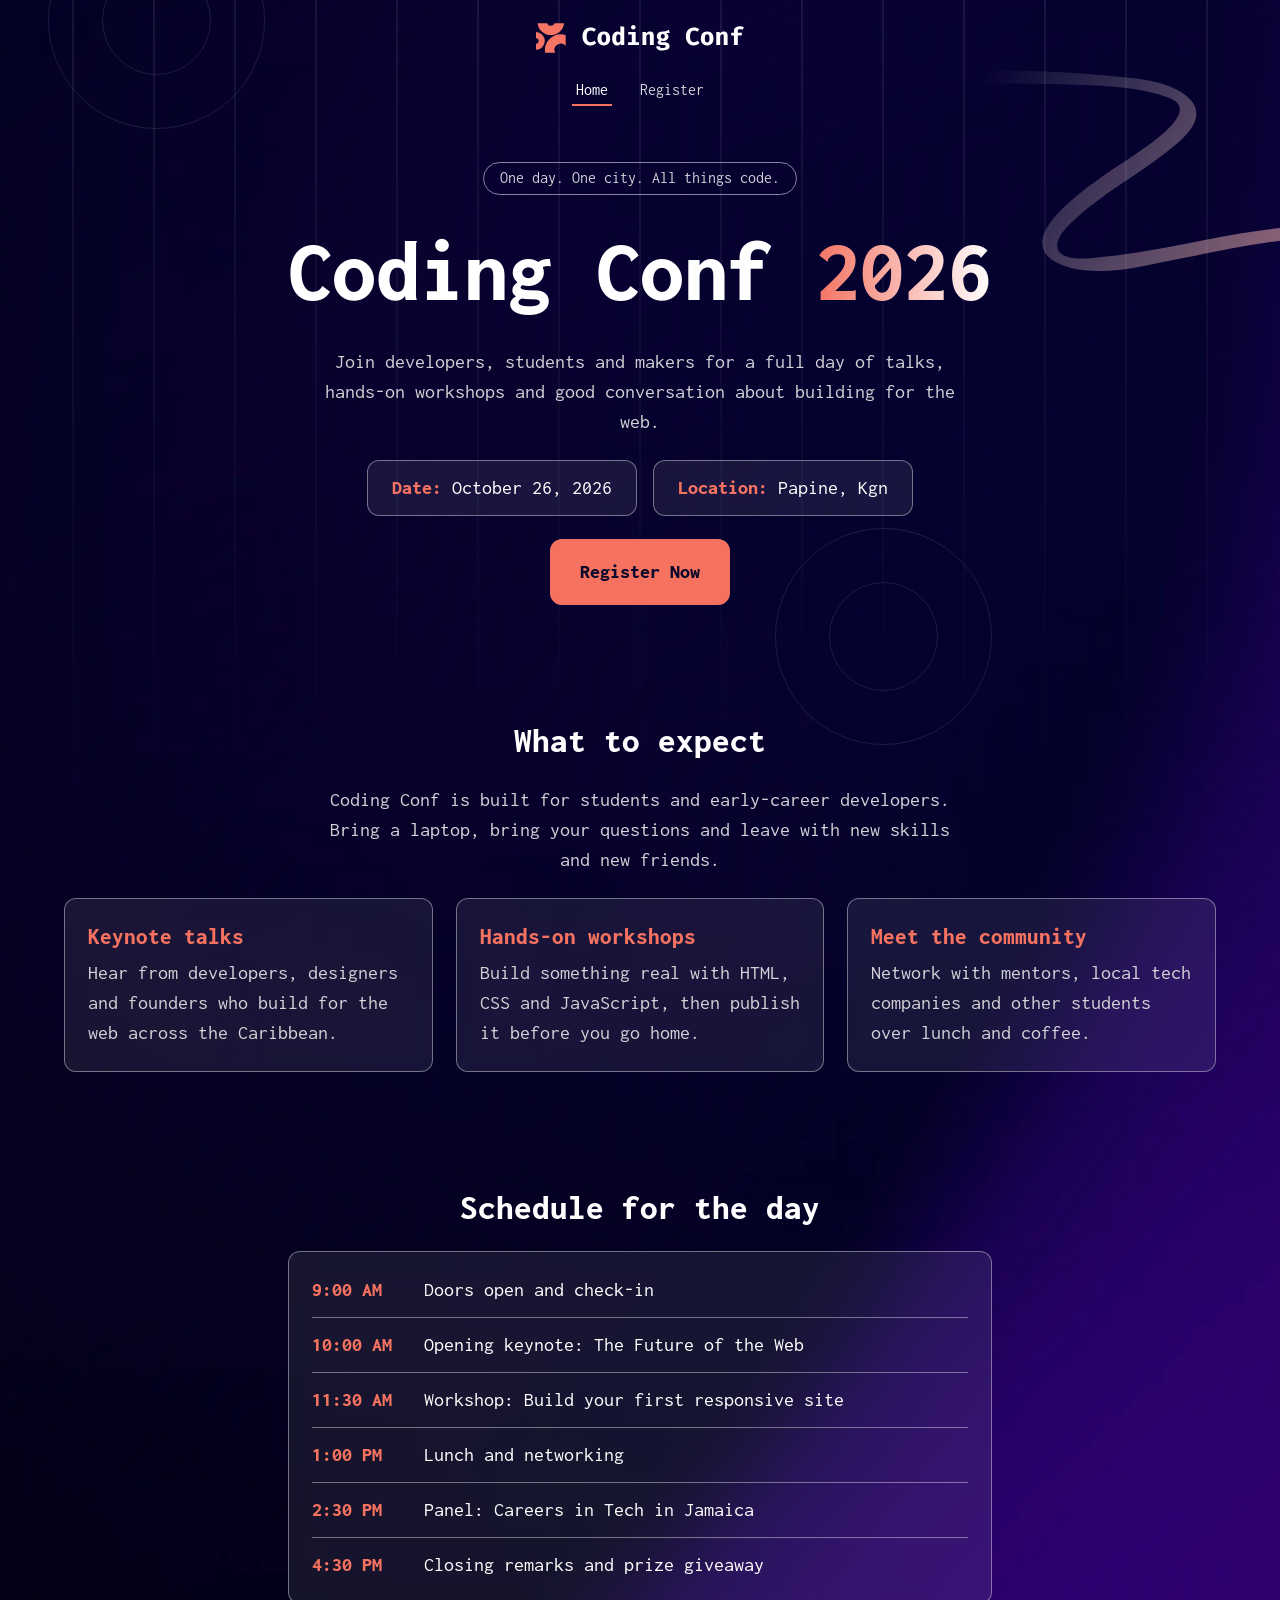
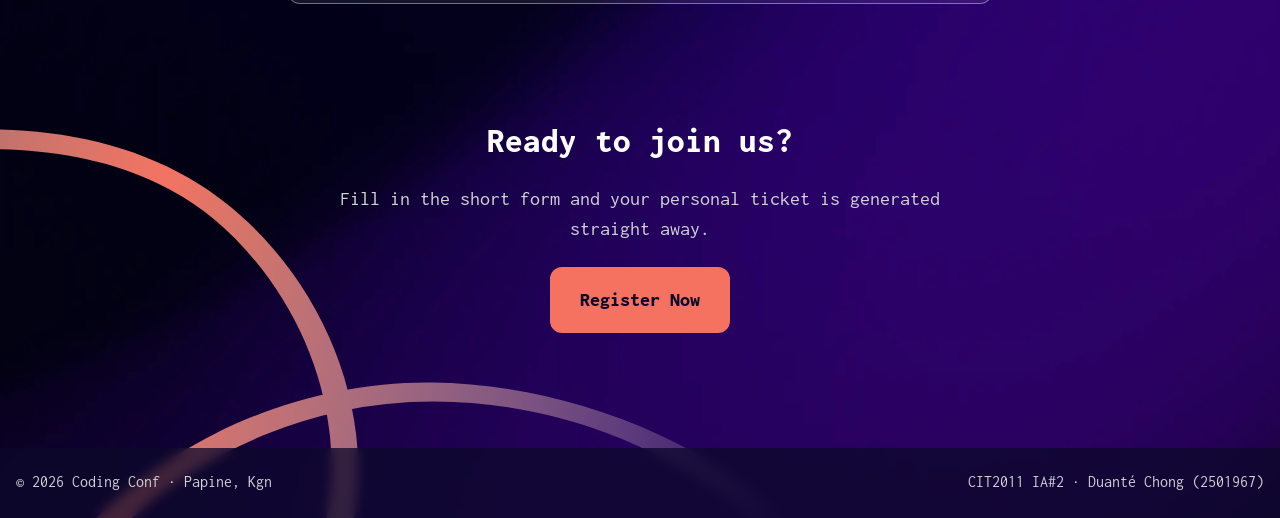
<file: index.html>
<!DOCTYPE html>
<html lang="en">

<head>
  <meta charset="UTF-8">
  <meta name="viewport" content="width=device-width, initial-scale=1.0">
  <meta name="description" content="Coding Conf 2026 is a one-day coding conference in Papine, Kingston with talks, workshops and networking. Register now.">
  <title>Coding Conf 2026 | Register Now</title>
  <link rel="icon" type="image/png" href="assets/images/favicon-32x32.png">

  <!-- Inconsolata font from the style guide -->
  <link rel="preconnect" href="https://fonts.googleapis.com">
  <link rel="preconnect" href="https://fonts.gstatic.com" crossorigin>
  <link href="https://fonts.googleapis.com/css2?family=Inconsolata:wght@400;500;700;800&display=swap" rel="stylesheet">

  <link rel="stylesheet" href="css/style.css">
</head>

<body>
  <a class="skip-link" href="#main">Skip to main content</a>

  <!-- Site header: logo and main navigation -->
  <header class="site-header">
    <a href="index.html">
      <img src="assets/images/logo-full.svg" alt="Coding Conf - home page" width="209" height="30">
    </a>
    <nav aria-label="Main navigation">
      <ul>
        <li><a href="index.html" aria-current="page">Home</a></li>
        <li><a href="login.html">Register</a></li>
      </ul>
    </nav>
  </header>

  <main id="main">

    <!-- Hero: event name, date, location and the Register Now link -->
    <section class="hero" aria-labelledby="hero-title">
      <p class="eyebrow">One day. One city. All things code.</p>
      <h1 id="hero-title">Coding Conf <span class="gradient-text">2026</span></h1>
      <p class="lead">
        Join developers, students and makers for a full day of talks, hands-on
        workshops and good conversation about building for the web.
      </p>

      <ul class="event-meta">
        <li class="glass"><span class="meta-label">Date:</span> <time datetime="2026-10-26">October 26, 2026</time></li>
        <li class="glass"><span class="meta-label">Location:</span> Papine, Kgn</li>
      </ul>

      <a class="button" href="login.html">Register Now</a>
    </section>

    <!-- Overview: what attendees can expect -->
    <section class="overview" aria-labelledby="overview-title">
      <h2 id="overview-title">What to expect</h2>
      <p class="section-text">
        Coding Conf is built for students and early-career developers. Bring a
        laptop, bring your questions and leave with new skills and new friends.
      </p>

      <ul class="cards">
        <li class="card glass">
          <h3>Keynote talks</h3>
          <p>Hear from developers, designers and founders who build for the web across the Caribbean.</p>
        </li>
        <li class="card glass">
          <h3>Hands-on workshops</h3>
          <p>Build something real with HTML, CSS and JavaScript, then publish it before you go home.</p>
        </li>
        <li class="card glass">
          <h3>Meet the community</h3>
          <p>Network with mentors, local tech companies and other students over lunch and coffee.</p>
        </li>
      </ul>
    </section>

    <!-- Schedule: the plan for the day -->
    <section class="schedule" aria-labelledby="schedule-title">
      <h2 id="schedule-title">Schedule for the day</h2>

      <ol class="schedule-list glass">
        <li><span class="time">9:00 AM</span> Doors open and check-in</li>
        <li><span class="time">10:00 AM</span> Opening keynote: The Future of the Web</li>
        <li><span class="time">11:30 AM</span> Workshop: Build your first responsive site</li>
        <li><span class="time">1:00 PM</span> Lunch and networking</li>
        <li><span class="time">2:30 PM</span> Panel: Careers in Tech in Jamaica</li>
        <li><span class="time">4:30 PM</span> Closing remarks and prize giveaway</li>
      </ol>
    </section>

    <!-- Second call to action at the bottom of the page -->
    <section class="cta" aria-labelledby="cta-title">
      <h2 id="cta-title">Ready to join us?</h2>
      <p class="section-text">Fill in the short form and your personal ticket is generated straight away.</p>
      <a class="button" href="login.html">Register Now</a>
    </section>

  </main>

  <!-- Site footer: the two paragraphs are floated left and right on wider screens -->
  <footer class="site-footer">
    <p class="footer-left">&copy; 2026 Coding Conf &middot; Papine, Kgn</p>
    <p class="footer-right">CIT2011 IA#2 &middot; Duanté Chong (2501967)</p>
  </footer>
</body>

</html>
</file>
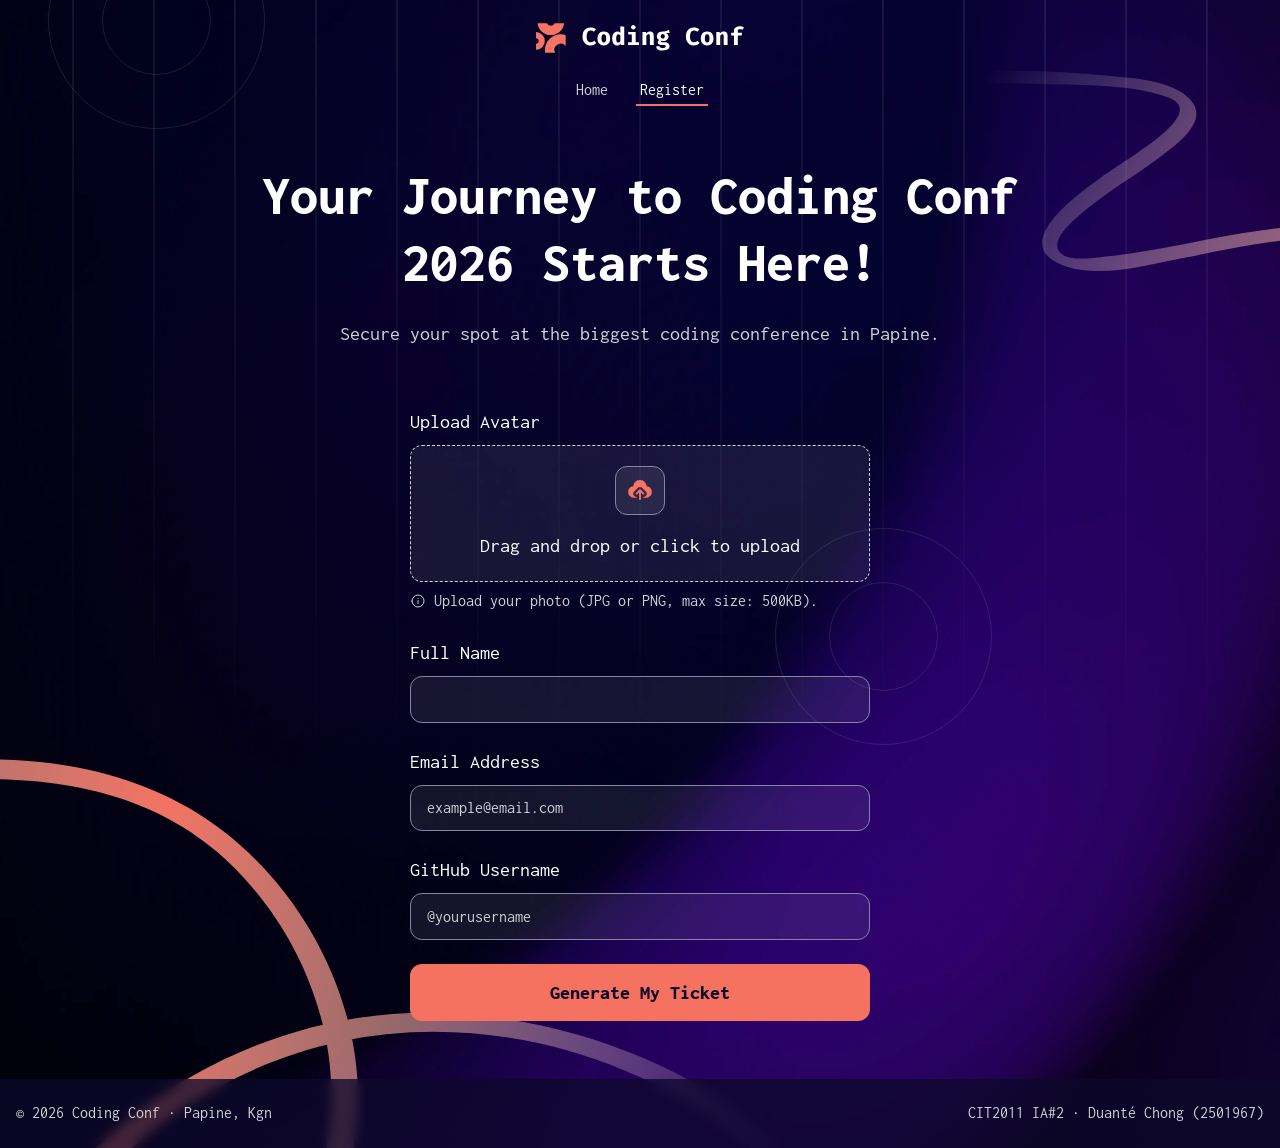
<file: login.html>
<!DOCTYPE html>
<html lang="en">

<head>
  <meta charset="UTF-8">
  <meta name="viewport" content="width=device-width, initial-scale=1.0">
  <meta name="description" content="Register for Coding Conf 2026 and generate your personal conference ticket.">
  <title>Register | Coding Conf 2026</title>
  <link rel="icon" type="image/png" href="assets/images/favicon-32x32.png">

  <!-- Inconsolata font from the style guide -->
  <link rel="preconnect" href="https://fonts.googleapis.com">
  <link rel="preconnect" href="https://fonts.gstatic.com" crossorigin>
  <link href="https://fonts.googleapis.com/css2?family=Inconsolata:wght@400;500;700;800&display=swap" rel="stylesheet">

  <link rel="stylesheet" href="css/style.css">
</head>

<body>
  <a class="skip-link" href="#main">Skip to main content</a>

  <!-- Site header: logo and main navigation -->
  <header class="site-header">
    <a href="index.html">
      <img src="assets/images/logo-full.svg" alt="Coding Conf - home page" width="209" height="30">
    </a>
    <nav aria-label="Main navigation">
      <ul>
        <li><a href="index.html">Home</a></li>
        <li><a href="login.html" aria-current="page">Register</a></li>
      </ul>
    </nav>
  </header>

  <main id="main">

    <!-- Page heading -->
    <section class="page-intro" aria-labelledby="form-title">
      <h1 id="form-title">Your Journey to Coding Conf 2026 Starts Here!</h1>
      <p>Secure your spot at the biggest coding conference in Papine.</p>
    </section>

    <!-- Registration form: novalidate because validation.js checks the fields -->
    <section aria-label="Registration form">
      <form id="ticket-form" class="form" novalidate>

        <!-- Avatar upload: the real file input sits invisibly on top of the box -->
        <div class="field">
          <label for="avatar">Upload Avatar</label>

          <div class="dropzone" id="dropzone">
            <input class="dropzone-input" type="file" id="avatar" name="avatar"
              accept="image/png, image/jpeg" aria-describedby="avatar-hint avatar-error">

            <!-- Shown before a photo is chosen -->
            <div class="dropzone-content" id="dropzone-prompt">
              <span class="dropzone-icon">
                <img src="assets/images/icon-upload.svg" alt="" width="30" height="30">
              </span>
              <span>Drag and drop or click to upload</span>
            </div>

            <!-- Shown after a valid photo is chosen -->
            <div class="dropzone-content" id="dropzone-preview" hidden>
              <img class="avatar-preview" id="avatar-preview" src="assets/images/image-avatar.jpg"
                alt="Preview of your uploaded photo" width="50" height="50">
              <div class="dropzone-buttons">
                <button type="button" id="remove-avatar">Remove image</button>
                <button type="button" id="change-avatar">Change image</button>
              </div>
            </div>
          </div>

          <p class="hint" id="avatar-hint">Upload your photo (JPG or PNG, max size: 500KB).</p>
          <p class="error" id="avatar-error" aria-live="polite" hidden></p>
        </div>

        <div class="field">
          <label for="fullname">Full Name</label>
          <input type="text" id="fullname" name="fullname" autocomplete="name" maxlength="60"
            required aria-describedby="fullname-error">
          <p class="error" id="fullname-error" aria-live="polite" hidden></p>
        </div>

        <div class="field">
          <label for="email">Email Address</label>
          <input type="email" id="email" name="email" placeholder="example@email.com"
            autocomplete="email" maxlength="100" required aria-describedby="email-error">
          <p class="error" id="email-error" aria-live="polite" hidden></p>
        </div>

        <div class="field">
          <label for="github">GitHub Username</label>
          <input type="text" id="github" name="github" placeholder="@yourusername"
            autocomplete="off" spellcheck="false" maxlength="40" required aria-describedby="github-error">
          <p class="error" id="github-error" aria-live="polite" hidden></p>
        </div>

        <button class="button" type="submit">Generate My Ticket</button>

      </form>
    </section>

  </main>

  <!-- Site footer: the two paragraphs are floated left and right on wider screens -->
  <footer class="site-footer">
    <p class="footer-left">&copy; 2026 Coding Conf &middot; Papine, Kgn</p>
    <p class="footer-right">CIT2011 IA#2 &middot; Duanté Chong (2501967)</p>
  </footer>

  <script src="js/validation.js"></script>
</body>

</html>
</file>
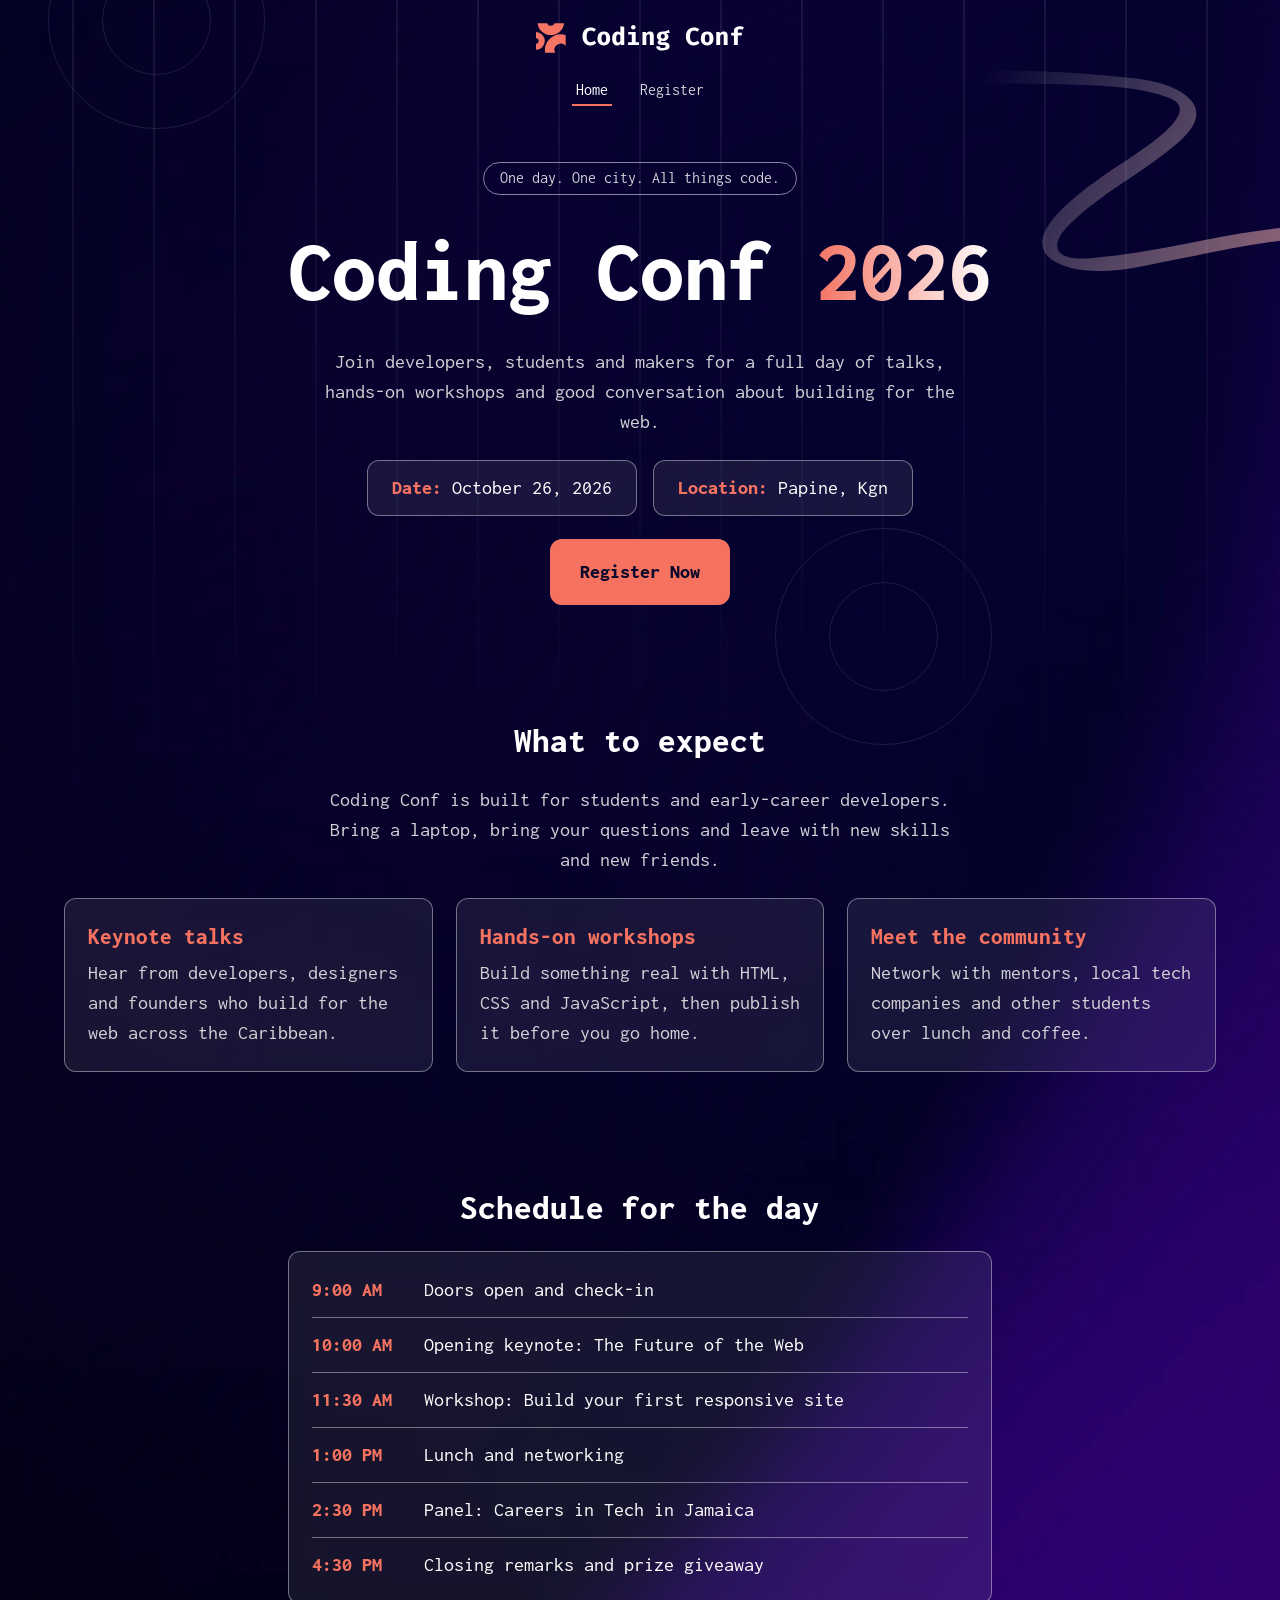
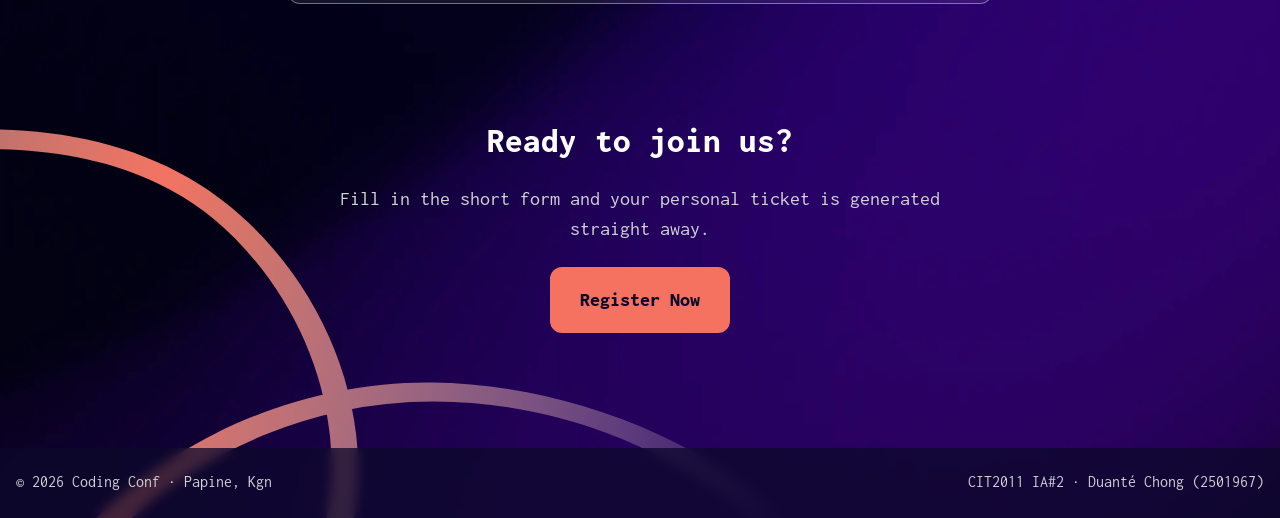
<file: ticket.html>
<!DOCTYPE html>
<html lang="en">

<head>
  <meta charset="UTF-8">
  <meta name="viewport" content="width=device-width, initial-scale=1.0">
  <meta name="description" content="Your personal Coding Conf 2026 conference ticket.">
  <title>Your Ticket | Coding Conf 2026</title>
  <link rel="icon" type="image/png" href="assets/images/favicon-32x32.png">

  <!-- Inconsolata font from the style guide -->
  <link rel="preconnect" href="https://fonts.googleapis.com">
  <link rel="preconnect" href="https://fonts.gstatic.com" crossorigin>
  <link href="https://fonts.googleapis.com/css2?family=Inconsolata:wght@400;500;700;800&display=swap" rel="stylesheet">

  <link rel="stylesheet" href="css/style.css">
</head>

<body>
  <a class="skip-link" href="#main">Skip to main content</a>

  <!-- Site header: logo and main navigation -->
  <header class="site-header">
    <a href="index.html">
      <img src="assets/images/logo-full.svg" alt="Coding Conf - home page" width="209" height="30">
    </a>
    <nav aria-label="Main navigation">
      <ul>
        <li><a href="index.html">Home</a></li>
        <li><a href="login.html">Register</a></li>
      </ul>
    </nav>
  </header>

  <main id="main">

    <!-- Success message: the empty spans are filled in by ticket.js -->
    <section class="ticket-banner" aria-labelledby="ticket-title">
      <h1 id="ticket-title">Congrats, <span class="gradient-text" id="banner-name"></span>! Your ticket is ready.</h1>
      <p>
        We've emailed your ticket to <span class="highlight" id="banner-email"></span>
        and will send updates in the run up to the event.
      </p>
    </section>

    <!-- The ticket: glass card with logo, event details, attendee and serial number -->
    <section class="ticket-section" aria-label="Your conference ticket">
      <article class="ticket glass">
        <h2 class="visually-hidden">Coding Conf 2026 ticket</h2>

        <div class="ticket-main">
          <div>
            <img class="ticket-logo" src="assets/images/logo-full.svg" alt="Coding Conf" width="209" height="30">
            <p class="ticket-meta"><time datetime="2026-10-26">Oct 26, 2026</time> / Papine, Kgn</p>
          </div>

          <div class="attendee">
            <img class="attendee-photo" id="ticket-avatar" src="assets/images/image-avatar.jpg"
              alt="Profile photo of the attendee" width="80" height="80">
            <div>
              <p class="attendee-name" id="ticket-name"></p>
              <a class="github-link" id="ticket-github" href="https://github.com/" target="_blank" rel="noopener">
                <img src="assets/images/icon-github.svg" alt="" width="22" height="23">
                <span id="ticket-handle"></span>
              </a>
            </div>
          </div>
        </div>

        <p class="ticket-number">
          <span class="visually-hidden">Ticket number: </span><span id="ticket-number"></span>
        </p>

      </article>

      <div class="actions">
        <button class="button button-outline" type="button" id="start-over">Register another ticket</button>
      </div>
    </section>

  </main>

  <!-- Site footer: the two paragraphs are floated left and right on wider screens -->
  <footer class="site-footer">
    <p class="footer-left">&copy; 2026 Coding Conf &middot; Papine, Kgn</p>
    <p class="footer-right">CIT2011 IA#2 &middot; Duanté Chong (2501967)</p>
  </footer>

  <script src="js/ticket.js"></script>
</body>

</html>
</file>
<file: css/style.css>
/* ==========================================================
   style.css - Coding Conf (CIT2011 IA#2)
   Author: Duanté Chong (2501967)

   Contents
     1. Custom properties (variables)
     2. Base styles
     3. Layout: skip link, header, main, footer
     4. Buttons
     5. Glass effect
     6. Landing page (index.html)
     7. Registration form (login.html)
     8. Ticket page (ticket.html)
     9. Animations
    10. Responsive breakpoints (mobile first)
   ========================================================== */


/* ---------- 1. CUSTOM PROPERTIES ---------- */
:root {
  /* Colours from the style guide */
  --neutral-0: hsl(0, 0%, 100%);
  --neutral-300: hsl(252, 6%, 83%);
  --neutral-500: hsl(245, 15%, 58%);
  --neutral-700: hsl(245, 19%, 35%);
  --neutral-900: hsl(248, 70%, 10%);
  --orange-500: hsl(7, 88%, 67%);
  --orange-700: hsl(7, 71%, 60%);
  --text-gradient: linear-gradient(90deg, hsl(7, 86%, 67%), hsl(0, 0%, 100%));

  /* Glass effect colours */
  --glass-fill: hsla(0, 0%, 100%, 0.08);
  --glass-fill-hover: hsla(0, 0%, 100%, 0.2);
  --glass-border: hsla(0, 0%, 100%, 0.4);

  /* Font and fluid font sizes (clamp = smallest, preferred, largest) */
  --font-main: "Inconsolata", "Courier New", monospace;
  --text-body: clamp(1.125rem, 1.05rem + 0.3vw, 1.25rem);
  --text-small: clamp(0.875rem, 0.82rem + 0.2vw, 1rem);
  --text-title: clamp(1.75rem, 1rem + 3.2vw, 3.5rem);
  --text-heading: clamp(1.5rem, 1.2rem + 1.2vw, 2.25rem);

  /* Spacing, shape and speed */
  --space-m: clamp(1rem, 0.8rem + 0.8vw, 1.5rem);
  --space-l: clamp(2rem, 1.2rem + 3vw, 4rem);
  --radius: 0.75rem;
  --speed: 0.25s;

  /* Background images (swapped at the breakpoints in section 10) */
  --bg-photo: url("../assets/images/background-mobile.png");
  --bg-squiggle: url("../assets/images/pattern-squiggly-line-bottom-mobile-tablet.svg");
}


/* ---------- 2. BASE STYLES ---------- */
* {
  box-sizing: border-box;
}

body {
  display: flex;
  flex-direction: column;
  min-height: 100vh;
  margin: 0;
  font-family: var(--font-main);
  font-size: var(--text-body);
  line-height: 1.5;
  color: var(--neutral-0);
  background-color: var(--neutral-900);

  /* Six layers: two circles, top squiggle, bottom squiggle, lines, photo */
  background-image:
    url("../assets/images/pattern-circle.svg"),
    url("../assets/images/pattern-circle.svg"),
    url("../assets/images/pattern-squiggly-line-top.svg"),
    var(--bg-squiggle),
    url("../assets/images/pattern-lines.svg"),
    var(--bg-photo);
  background-repeat: no-repeat;
  background-position:
    left -4rem top -5rem,
    right -6rem top 36rem,
    right -9rem top 1rem,
    left -2rem bottom,
    center top,
    center top;

  /* The curves are drawn smaller on phones so they do not cover the text */
  background-size: auto, auto, 16rem auto, 15rem auto, auto, cover;
}

/* :is() lets one rule style several elements, :where() keeps the specificity at zero */
:is(h1, h2, h3, p) {
  margin: 0;
}

:is(h1, h2, h3) {
  font-weight: 800;
  line-height: 1.2;
}

:where(ul, ol) {
  margin: 0;
  padding: 0;
  list-style: none;
}

h1 {
  font-size: var(--text-title);
}

h2 {
  font-size: var(--text-heading);
}

img {
  max-width: 100%;
  height: auto;
}

a {
  color: inherit;
}

/* Visible keyboard focus for every interactive element */
:is(a, button, input):focus {
  outline: 3px solid var(--neutral-0);
  outline-offset: 3px;
}

/* Gradient text from the style guide */
.gradient-text {
  color: var(--orange-500);
  background: var(--text-gradient);
  -webkit-background-clip: text;
  background-clip: text;
  -webkit-text-fill-color: transparent;
}

.highlight {
  color: var(--orange-500);
}

/* Text for screen readers only */
.visually-hidden {
  position: absolute;
  width: 1px;
  height: 1px;
  margin: -1px;
  overflow: hidden;
  clip: rect(0, 0, 0, 0);
  white-space: nowrap;
}


/* ---------- 3. LAYOUT ---------- */

/* Skip link: sits above the page until it gets keyboard focus */
.skip-link {
  position: absolute;
  top: -4rem;
  left: 1rem;
  z-index: 10;
  padding: 0.5rem 1rem;
  color: var(--neutral-900);
  background: var(--neutral-0);
  border-radius: 0.5rem;
}

.skip-link:focus {
  top: 1rem;
}

.site-header {
  display: flex;
  flex-direction: column;
  align-items: center;
  gap: 0.75rem;
  padding: var(--space-m) 1rem 0;
}

.site-header nav ul {
  display: flex;
  gap: 1.5rem;
}

.site-header nav a {
  padding: 0.4rem 0.25rem;   /* bigger tap area */
  font-size: var(--text-small);
  color: var(--neutral-300);
  text-decoration: none;
  border-bottom: 2px solid transparent;
  transition: color var(--speed), border-color var(--speed);
}

.site-header nav a:is(:hover, :focus, [aria-current="page"]) {
  color: var(--neutral-0);
  border-bottom-color: var(--orange-500);
}

main {
  flex: 1;
  width: calc(100% - 2rem);
  max-width: 72rem;
  margin: 0 auto;
  padding: var(--space-l) 0;
}

/* Dark see-through band so the footer text stays readable over the background curves */
.site-footer {
  padding: var(--space-m) 1rem;
  font-size: var(--text-small);
  color: var(--neutral-300);
  text-align: center;
  background-color: hsla(248, 70%, 10%, 0.75);
  -webkit-backdrop-filter: blur(6px);
  backdrop-filter: blur(6px);
  overflow: hidden;   /* makes the footer wrap around its floated paragraphs */
}


/* ---------- 4. BUTTONS ---------- */
.button {
  display: inline-block;
  padding: 1rem 1.75rem;
  font-family: inherit;
  font-size: var(--text-body);
  font-weight: 800;
  color: var(--neutral-900);
  text-align: center;
  text-decoration: none;
  background: var(--orange-500);
  border: 2px solid var(--orange-500);
  border-radius: var(--radius);
  cursor: pointer;
  transition: background-color var(--speed), transform var(--speed), box-shadow var(--speed);
}

.button:is(:hover, :focus) {
  background: var(--orange-700);
  transform: translateY(-3px);
  box-shadow: 0 6px 0 hsla(0, 0%, 100%, 0.35);
}

.button-outline {
  color: var(--neutral-0);
  background: transparent;
}

.button-outline:is(:hover, :focus) {
  color: var(--neutral-900);
}


/* ---------- 5. GLASS EFFECT ---------- */
/* Glassmorphism: see-through fill, blurred backdrop and a fine white border */
.glass {
  background-color: var(--glass-fill);
  border: 1px solid var(--glass-border);
  border-radius: var(--radius);
  -webkit-backdrop-filter: blur(12px);
  backdrop-filter: blur(12px);
}


/* ---------- 6. LANDING PAGE ---------- */
.hero {
  display: grid;
  justify-items: center;
  gap: var(--space-m);
  padding-bottom: var(--space-l);
  text-align: center;
}

.hero h1 {
  font-size: clamp(2.5rem, 1.2rem + 6vw, 5.5rem);
}

.eyebrow {
  padding: 0.25rem 1rem;
  font-size: var(--text-small);
  color: var(--neutral-300);
  border: 1px solid var(--neutral-500);
  border-radius: 2rem;
}

:is(.lead, .section-text) {
  max-width: 40rem;
  color: var(--neutral-300);
}

.event-meta {
  display: flex;
  flex-wrap: wrap;
  justify-content: center;
  gap: 1rem;
}

.event-meta li {
  padding: 0.75rem 1.5rem;
}

.meta-label {
  font-weight: 800;
  color: var(--orange-500);
}

/* Sections under the hero share the same centred layout */
:is(.overview, .schedule, .cta) {
  display: grid;
  justify-items: center;
  gap: var(--space-m);
  padding: var(--space-l) 0;
  text-align: center;
}

.cards {
  display: grid;
  grid-template-columns: repeat(auto-fit, minmax(14rem, 1fr));
  gap: var(--space-m);
  width: 100%;
}

.card {
  padding: var(--space-m);
  text-align: left;
  transition: transform var(--speed), background-color var(--speed);
}

.card:hover {
  background-color: var(--glass-fill-hover);
  transform: translateY(-6px);
}

.card h3 {
  margin-bottom: 0.5rem;
  color: var(--orange-500);
}

.card p {
  color: var(--neutral-300);
}

.schedule-list {
  display: grid;
  gap: 0.25rem;
  width: 100%;
  max-width: 44rem;
  padding: var(--space-m);
  text-align: left;
}

/* Time on the left, description on the right (it wraps neatly on small screens) */
.schedule-list li {
  display: flex;
  gap: 1rem;
}

/* The line between rows: every item except the last one */
.schedule-list li:not(:last-child) {
  padding-bottom: 0.75rem;
  border-bottom: 1px solid var(--glass-border);
}

.schedule-list li:not(:first-child) {
  padding-top: 0.5rem;
}

.time {
  flex: none;
  min-width: 6rem;
  font-weight: 800;
  color: var(--orange-500);
}


/* ---------- 7. REGISTRATION FORM ---------- */
.page-intro {
  display: grid;
  justify-items: center;
  gap: var(--space-m);
  max-width: 52rem;
  margin: 0 auto var(--space-l);
  text-align: center;
}

.page-intro p {
  color: var(--neutral-300);
}

.form {
  display: grid;
  gap: 1.5rem;
  width: 100%;
  max-width: 28.75rem;
  margin: 0 auto;
}

.field label {
  display: block;
  margin-bottom: 0.5rem;
}

/* Text inputs: every input except the file input */
.field input:not([type="file"]) {
  width: 100%;
  padding: 0.9rem 1rem;
  font-family: inherit;
  font-size: var(--text-small);
  color: var(--neutral-0);
  background-color: var(--glass-fill);
  border: 1px solid var(--neutral-500);
  border-radius: var(--radius);
  transition: background-color var(--speed), border-color var(--speed);
}

.field input::placeholder {
  color: var(--neutral-300);
}

/* Drag and drop box for the avatar */
.dropzone {
  position: relative;
  display: flex;
  align-items: center;
  justify-content: center;
  min-height: 8rem;
  padding: 1.25rem 1rem;
  text-align: center;
  background-color: var(--glass-fill);
  border: 1px dashed var(--neutral-300);
  border-radius: var(--radius);
  transition: background-color var(--speed), border-color var(--speed);
}

/* The real file input covers the whole box but cannot be seen */
.dropzone-input {
  position: absolute;
  top: 0;
  left: 0;
  width: 100%;
  height: 100%;
  opacity: 0;
  cursor: pointer;
}

.dropzone-content {
  display: grid;
  justify-items: center;
  gap: 1rem;
}

/* display: grid above would override the hidden attribute, so hide it again here */
.dropzone-content[hidden] {
  display: none;
}

.dropzone-icon {
  display: flex;
  align-items: center;
  justify-content: center;
  width: 3.1rem;
  height: 3.1rem;
  background-color: var(--glass-fill);
  border: 1px solid var(--neutral-500);
  border-radius: var(--radius);
}

.avatar-preview {
  width: auto;          /* the width follows the photo's own shape */
  max-width: 6rem;
  height: 3.1rem;
  border-radius: var(--radius);
}

/* The two small buttons must sit above the invisible file input */
.dropzone-buttons {
  position: relative;
  z-index: 1;
  display: flex;
  gap: 0.5rem;
}

.dropzone-buttons button {
  padding: 0.5rem 0.8rem;
  font-family: inherit;
  font-size: var(--text-small);
  color: var(--neutral-0);
  background-color: var(--glass-fill-hover);
  border: 0;
  border-radius: 0.375rem;
  cursor: pointer;
  transition: background-color var(--speed);
}

.dropzone-buttons button:first-child {
  text-decoration: underline;
}

.dropzone-buttons button:hover {
  background-color: var(--neutral-700);
}

/* Hover, drag-over and focus states for the fields */
:is(.field input:not([type="file"]), .dropzone):hover,
.dropzone.dragging {
  background-color: var(--glass-fill-hover);
}

.dropzone.dragging {
  border-color: var(--orange-500);
}

/* The file input is invisible, so the whole box shows the focus ring */
.dropzone:has(input:focus) {
  outline: 3px solid var(--neutral-0);
  outline-offset: 3px;
}

.dropzone-input:focus {
  outline: none;
}

/* Hint and error messages share one layout: the small icon is a background image on the left.
   An error paragraph carries the hidden attribute until validation.js has a message for it. */
:is(.hint, .error) {
  margin-top: 0.5rem;
  padding-left: 1.5rem;
  font-size: var(--text-small);
  background-repeat: no-repeat;
  background-position: left 0.2rem;
  background-size: 1rem 1rem;
}

.hint {
  color: var(--neutral-300);
  background-image: url("../assets/images/icon-info.svg");
}

.error {
  color: var(--orange-500);
  background-image: url("../assets/images/icon-error.svg");
}

/* When a field is showing an error, hide its hint */
.field:has(.error:not([hidden])) .hint {
  display: none;
}

:is(input[aria-invalid="true"], .dropzone:has([aria-invalid="true"])) {
  border-color: var(--orange-500);
}

.form .button {
  width: 100%;
}


/* ---------- 8. TICKET PAGE ---------- */
.ticket-banner {
  display: grid;
  grid-template-columns: minmax(0, 1fr);   /* the column can never be wider than the screen */
  justify-items: center;
  gap: var(--space-m);
  max-width: 52rem;
  margin: 0 auto var(--space-l);
  text-align: center;
}

/* A very long name or email is cut off instead of making the page scroll sideways */
.ticket-banner h1 {
  max-width: 100%;
  overflow: hidden;
}

.ticket-banner p {
  width: 100%;
  max-width: 28rem;
  overflow: hidden;
  color: var(--neutral-300);
}

/* minmax(0, 1fr) stops very long text from making the column wider than the screen */
.ticket-section {
  display: grid;
  grid-template-columns: minmax(0, 1fr);
  justify-items: center;
  gap: var(--space-l);
}

/* The ticket: the SVG draws the notches, dashed line and white edge,
   the glass blur comes from backdrop-filter in the .glass class */
.ticket {
  display: grid;
  grid-template-columns: 81fr 19fr;
  width: 100%;
  max-width: 37.5rem;
  min-height: clamp(8.4rem, 46.7vw - 0.93rem, 17.5rem);   /* keeps the 600 x 280 shape as the screen grows */
  background: url("../assets/images/pattern-ticket.svg") center / 100% 100% no-repeat;
  border: 0;
  transition: transform var(--speed);
}

.ticket:hover {
  transform: translateY(-6px) rotate(-0.5deg);
}

.ticket-main {
  display: flex;
  flex-direction: column;
  justify-content: space-between;
  min-width: 0;
  padding: 5%;
}

.ticket-logo {
  width: 62%;
  max-width: 17rem;
}

/* padding-left lines the date up under the words "Coding Conf" in the logo */
.ticket-meta {
  margin-top: 0.25rem;
  padding-left: 12%;
  font-size: clamp(0.75rem, 0.3rem + 1.6vw, 1rem);
  color: var(--neutral-300);
}

.attendee {
  display: flex;
  align-items: center;
  gap: 0.75rem;
}

.attendee-photo {
  flex: none;
  width: auto;          /* the width follows the photo's own shape */
  max-width: 7rem;
  height: clamp(3rem, 1rem + 6vw, 5rem);
  border-radius: var(--radius);
}

/* A name or handle that is too long to fit is cut off at the edge of the ticket */
.attendee > div {
  min-width: 0;
  overflow: hidden;
}

.attendee-name {
  font-size: clamp(1rem, 0.5rem + 2.6vw, 1.75rem);
  font-weight: 500;
  line-height: 1.2;
}

.github-link {
  display: inline-flex;
  align-items: center;
  gap: 0.4rem;
  max-width: 100%;
  font-size: clamp(0.75rem, 0.4rem + 1.4vw, 1.125rem);
  color: var(--neutral-300);
  text-decoration: none;
}

.github-link img {
  flex: none;
  width: 1.1em;
  height: auto;
}

.github-link:is(:hover, :focus) {
  color: var(--neutral-0);
  text-decoration: underline;
}

/* Ticket number in the middle of the right-hand stub */
.ticket-number {
  align-self: center;
  justify-self: center;
  font-size: clamp(0.75rem, 0.2rem + 2.6vw, 1.5rem);
  letter-spacing: 0.05em;
  color: var(--neutral-300);
}


/* ---------- 9. ANIMATIONS ---------- */
@keyframes fade-up {
  from {
    opacity: 0;
    transform: translateY(1.5rem);
  }

  to {
    opacity: 1;
    transform: translateY(0);
  }
}

@keyframes ticket-in {
  from {
    opacity: 0;
    transform: translateY(2rem) rotate(-3deg) scale(0.95);
  }

  to {
    opacity: 1;
    transform: translateY(0) rotate(0) scale(1);
  }
}

/* Each child of these sections fades in a little after the one before */
:is(.hero, .page-intro, .ticket-banner, .form) > * {
  animation: fade-up 0.7s ease both;
}

:is(.hero, .page-intro, .ticket-banner, .form) > :nth-child(2) {
  animation-delay: 0.1s;
}

:is(.hero, .page-intro, .ticket-banner, .form) > :nth-child(3) {
  animation-delay: 0.2s;
}

:is(.hero, .form) > :nth-child(n + 4) {
  animation-delay: 0.3s;
}

.ticket {
  animation: ticket-in 0.9s 0.3s ease both;
}


/* ---------- 10. RESPONSIVE BREAKPOINTS ---------- */
/* Base styles above are for phones. These add to them on larger screens. */

/* Tablet: 768px and wider */
@media (min-width: 48em) {
  :root {
    --bg-photo: url("../assets/images/background-tablet.png");
  }

  body {
    background-position:
      left -3rem top -5rem,
      right -4rem top 34rem,
      right -3rem top 2rem,
      left -2rem bottom,
      center top,
      center top;
    background-size: auto, auto, 22rem auto, 28rem auto, auto, cover;
  }

  .site-footer p {
    float: left;
  }

  .site-footer .footer-right {
    float: right;
  }

  .site-footer {
    text-align: left;
  }
}

/* Desktop: 1200px and wider */
@media (min-width: 75em) {
  :root {
    --bg-photo: url("../assets/images/background-desktop.png");
    --bg-squiggle: url("../assets/images/pattern-squiggly-line-bottom-desktop.svg");
  }

  body {
    background-position:
      left 3rem top -5.5rem,
      right 18rem top 33rem,
      right 0 top 4rem,
      left bottom,
      center top,
      center top;
    background-size: auto, auto, auto, auto, auto, cover;
  }
}
</file>
